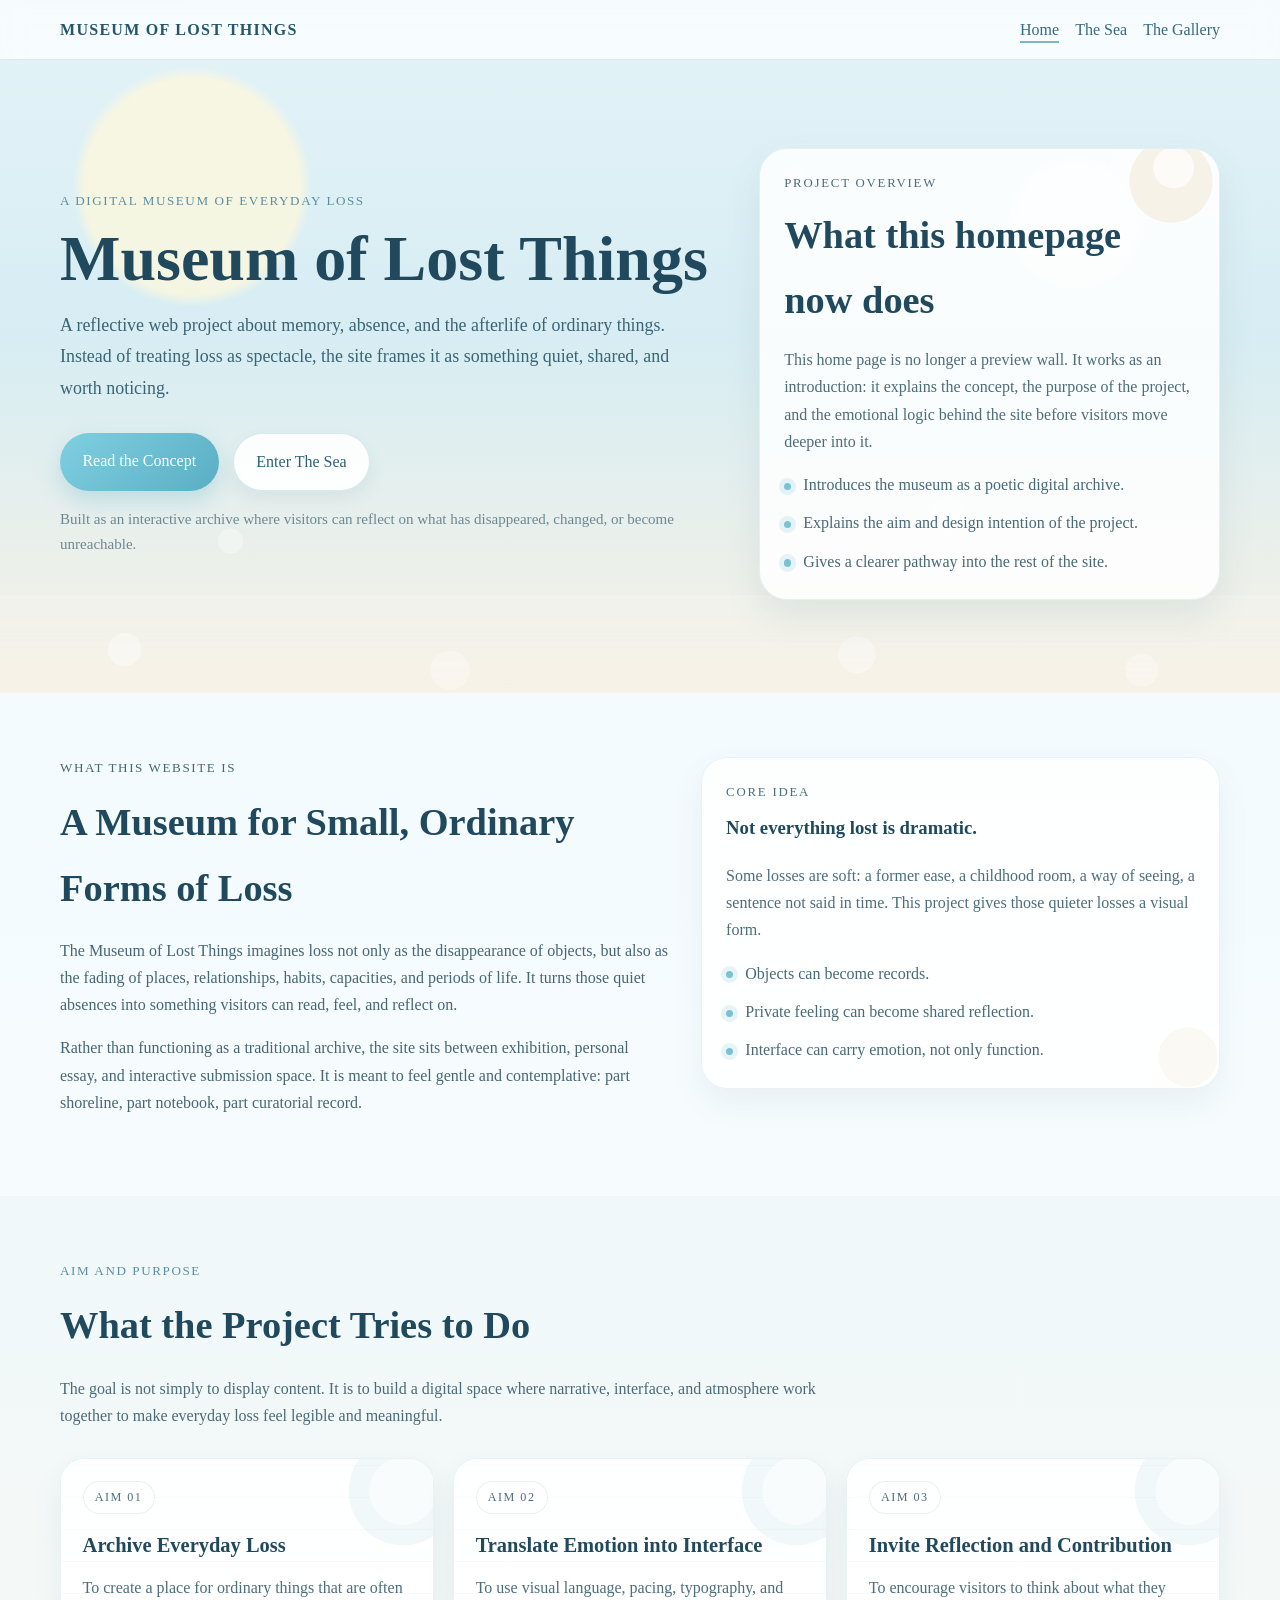
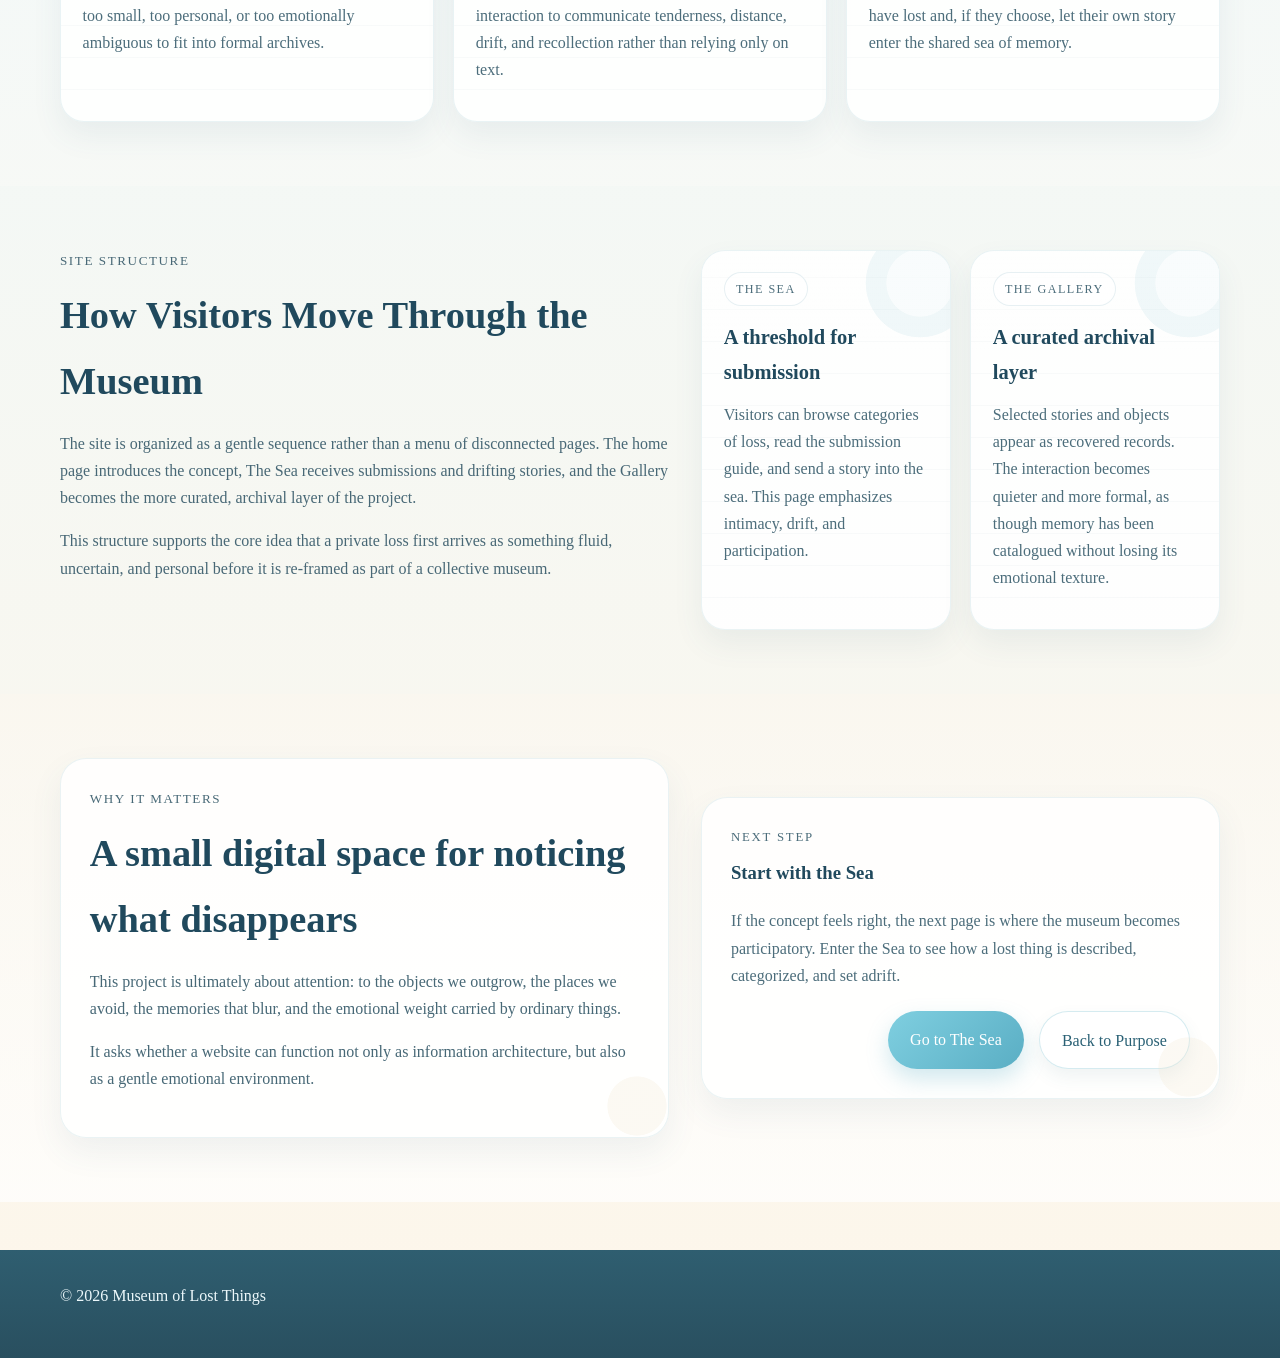
<file: index.html>
<!DOCTYPE html>
<html lang="en">
<head>
  <meta charset="UTF-8">
  <meta name="viewport" content="width=device-width, initial-scale=1.0">
  <title>Museum of Lost Things | Home</title>
  <link rel="stylesheet" href="css/style.css">
</head>
<body>

  <a href="#main-content" class="skip-link">Skip to Main Content</a>

  <header class="site-header">
    <nav class="main-nav" aria-label="Main Navigation">
      <div class="nav-container">
        <a href="index.html" class="site-logo" aria-label="Museum of Lost Things Home">
          MUSEUM OF LOST THINGS
        </a>

        <ul class="nav-links">
          <li><a href="index.html" aria-current="page">Home</a></li>
          <li><a href="sea.html">The Sea</a></li>
          <li><a href="gallery.html">The Gallery</a></li>
        </ul>
      </div>
    </nav>
  </header>

  <main id="main-content">

    <section class="home-hero">
      <div class="section-inner home-hero-inner">
        <div class="home-hero-copy">
          <p class="eyebrow">A Digital Museum of Everyday Loss</p>
          <h1>Museum of Lost Things</h1>
          <p class="home-hero-subtitle">
            A reflective web project about memory, absence, and the afterlife of ordinary things.
            Instead of treating loss as spectacle, the site frames it as something quiet, shared,
            and worth noticing.
          </p>

          <div class="home-hero-actions">
            <a href="#about-museum" class="primary-button">Read the Concept</a>
            <a href="sea.html" class="secondary-button">Enter The Sea</a>
          </div>

          <p class="home-hero-note">
            Built as an interactive archive where visitors can reflect on what has disappeared,
            changed, or become unreachable.
          </p>
        </div>

        <div class="home-overview-panel">
          <p class="home-panel-label">Project Overview</p>
          <h2>What this homepage now does</h2>
          <p>
            This home page is no longer a preview wall. It works as an introduction:
            it explains the concept, the purpose of the project, and the emotional logic
            behind the site before visitors move deeper into it.
          </p>

          <ul class="home-overview-list">
            <li>Introduces the museum as a poetic digital archive.</li>
            <li>Explains the aim and design intention of the project.</li>
            <li>Gives a clearer pathway into the rest of the site.</li>
          </ul>
        </div>
      </div>
    </section>

    <section class="home-intro-section" id="about-museum">
      <div class="section-inner home-intro-layout">
        <div class="concept-text">
          <p class="section-label">What This Website Is</p>
          <h2>A Museum for Small, Ordinary Forms of Loss</h2>
          <p>
            The Museum of Lost Things imagines loss not only as the disappearance of objects,
            but also as the fading of places, relationships, habits, capacities, and periods of life.
            It turns those quiet absences into something visitors can read, feel, and reflect on.
          </p>
          <p>
            Rather than functioning as a traditional archive, the site sits between exhibition,
            personal essay, and interactive submission space. It is meant to feel gentle and contemplative:
            part shoreline, part notebook, part curatorial record.
          </p>
        </div>

        <div class="home-intro-card">
          <p class="home-panel-label">Core Idea</p>
          <h3>Not everything lost is dramatic.</h3>
          <p>
            Some losses are soft: a former ease, a childhood room, a way of seeing,
            a sentence not said in time. This project gives those quieter losses a visual form.
          </p>

          <ul class="home-intro-list">
            <li>Objects can become records.</li>
            <li>Private feeling can become shared reflection.</li>
            <li>Interface can carry emotion, not only function.</li>
          </ul>
        </div>
      </div>
    </section>

    <section class="home-purpose-section" id="purpose">
      <div class="section-inner">
        <div class="home-section-intro">
          <p class="section-label">Aim and Purpose</p>
          <h2>What the Project Tries to Do</h2>
          <p>
            The goal is not simply to display content. It is to build a digital space where narrative,
            interface, and atmosphere work together to make everyday loss feel legible and meaningful.
          </p>
        </div>

        <div class="home-purpose-grid">
          <article class="home-purpose-card">
            <p class="home-card-tag">Aim 01</p>
            <h3>Archive Everyday Loss</h3>
            <p>
              To create a place for ordinary things that are often too small, too personal,
              or too emotionally ambiguous to fit into formal archives.
            </p>
          </article>

          <article class="home-purpose-card">
            <p class="home-card-tag">Aim 02</p>
            <h3>Translate Emotion into Interface</h3>
            <p>
              To use visual language, pacing, typography, and interaction to communicate tenderness,
              distance, drift, and recollection rather than relying only on text.
            </p>
          </article>

          <article class="home-purpose-card">
            <p class="home-card-tag">Aim 03</p>
            <h3>Invite Reflection and Contribution</h3>
            <p>
              To encourage visitors to think about what they have lost and, if they choose,
              let their own story enter the shared sea of memory.
            </p>
          </article>
        </div>
      </div>
    </section>

    <section class="home-path-section">
      <div class="section-inner home-path-layout">
        <div class="home-path-copy">
          <p class="section-label">Site Structure</p>
          <h2>How Visitors Move Through the Museum</h2>
          <p>
            The site is organized as a gentle sequence rather than a menu of disconnected pages.
            The home page introduces the concept, The Sea receives submissions and drifting stories,
            and the Gallery becomes the more curated, archival layer of the project.
          </p>
          <p>
            This structure supports the core idea that a private loss first arrives as something fluid,
            uncertain, and personal before it is re-framed as part of a collective museum.
          </p>
        </div>

        <div class="home-site-grid">
          <article class="home-site-card">
            <p class="home-card-tag">The Sea</p>
            <h3>A threshold for submission</h3>
            <p>
              Visitors can browse categories of loss, read the submission guide, and send a story into the sea.
              This page emphasizes intimacy, drift, and participation.
            </p>
          </article>

          <article class="home-site-card">
            <p class="home-card-tag">The Gallery</p>
            <h3>A curated archival layer</h3>
            <p>
              Selected stories and objects appear as recovered records. The interaction becomes quieter and more
              formal, as though memory has been catalogued without losing its emotional texture.
            </p>
          </article>
        </div>
      </div>
    </section>

    <section class="home-cta-section">
      <div class="section-inner home-cta-layout">
        <div class="home-cta-copy home-cta-card">
          <p class="section-label">Why It Matters</p>
          <h2>A small digital space for noticing what disappears</h2>
          <p>
            This project is ultimately about attention: to the objects we outgrow, the places we avoid,
            the memories that blur, and the emotional weight carried by ordinary things.
          </p>
          <p>
            It asks whether a website can function not only as information architecture, but also as a
            gentle emotional environment.
          </p>
        </div>

        <div class="home-cta-card">
          <p class="home-panel-label">Next Step</p>
          <h3>Start with the Sea</h3>
          <p>
            If the concept feels right, the next page is where the museum becomes participatory.
            Enter the Sea to see how a lost thing is described, categorized, and set adrift.
          </p>

          <div class="home-cta-actions">
            <a href="sea.html" class="primary-button">Go to The Sea</a>
            <a href="#about-museum" class="secondary-button">Back to Purpose</a>
          </div>
        </div>
      </div>
    </section>

  </main>

<footer class="site-footer tide-footer">
    <div class="footer-inner tide-footer-inner">
        <p class="footer-copy">
            &copy; <span id="footer-year"></span> Museum of Lost Things
        </p>
    </div>
</footer>

<script>
document.addEventListener('DOMContentLoaded', function () {
    const footerYear = document.getElementById('footer-year');
    if (footerYear) {
        footerYear.textContent = new Date().getFullYear();
    }
});
</script>

</body>
</html>
</file>
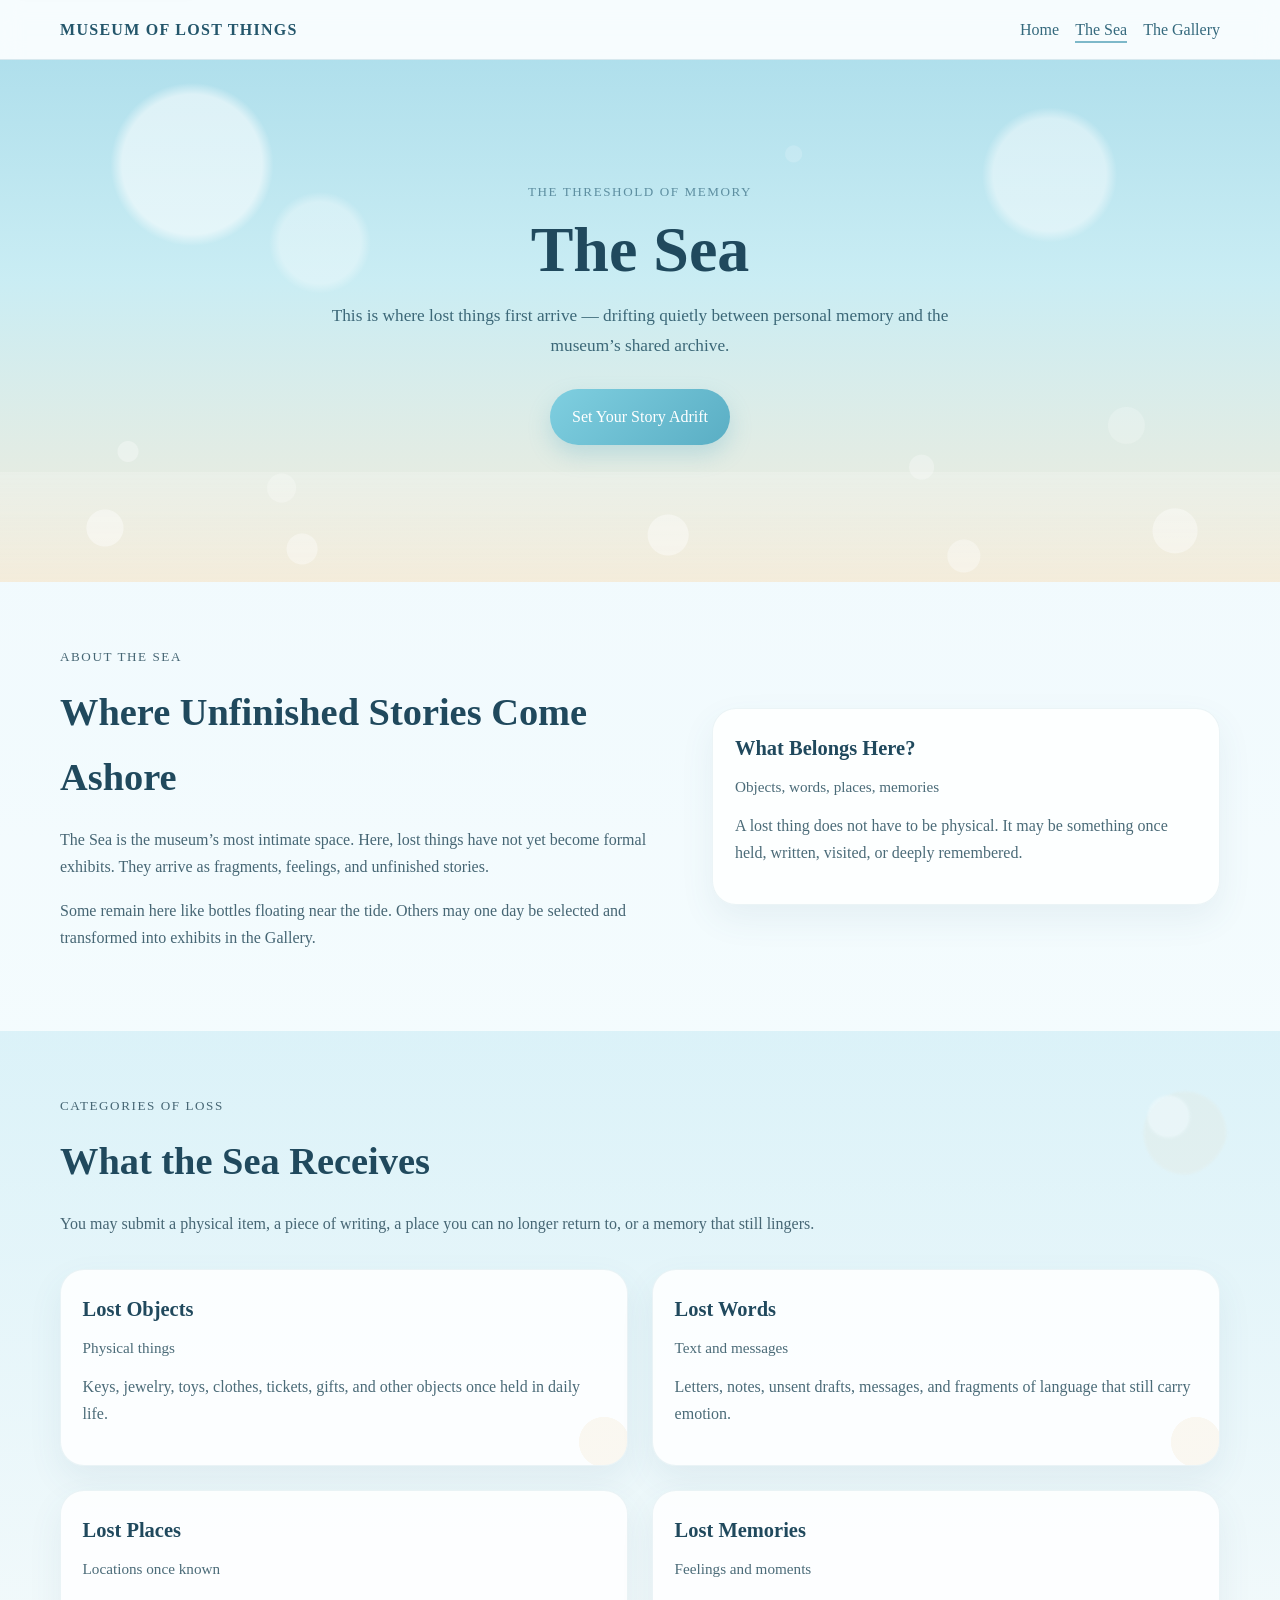
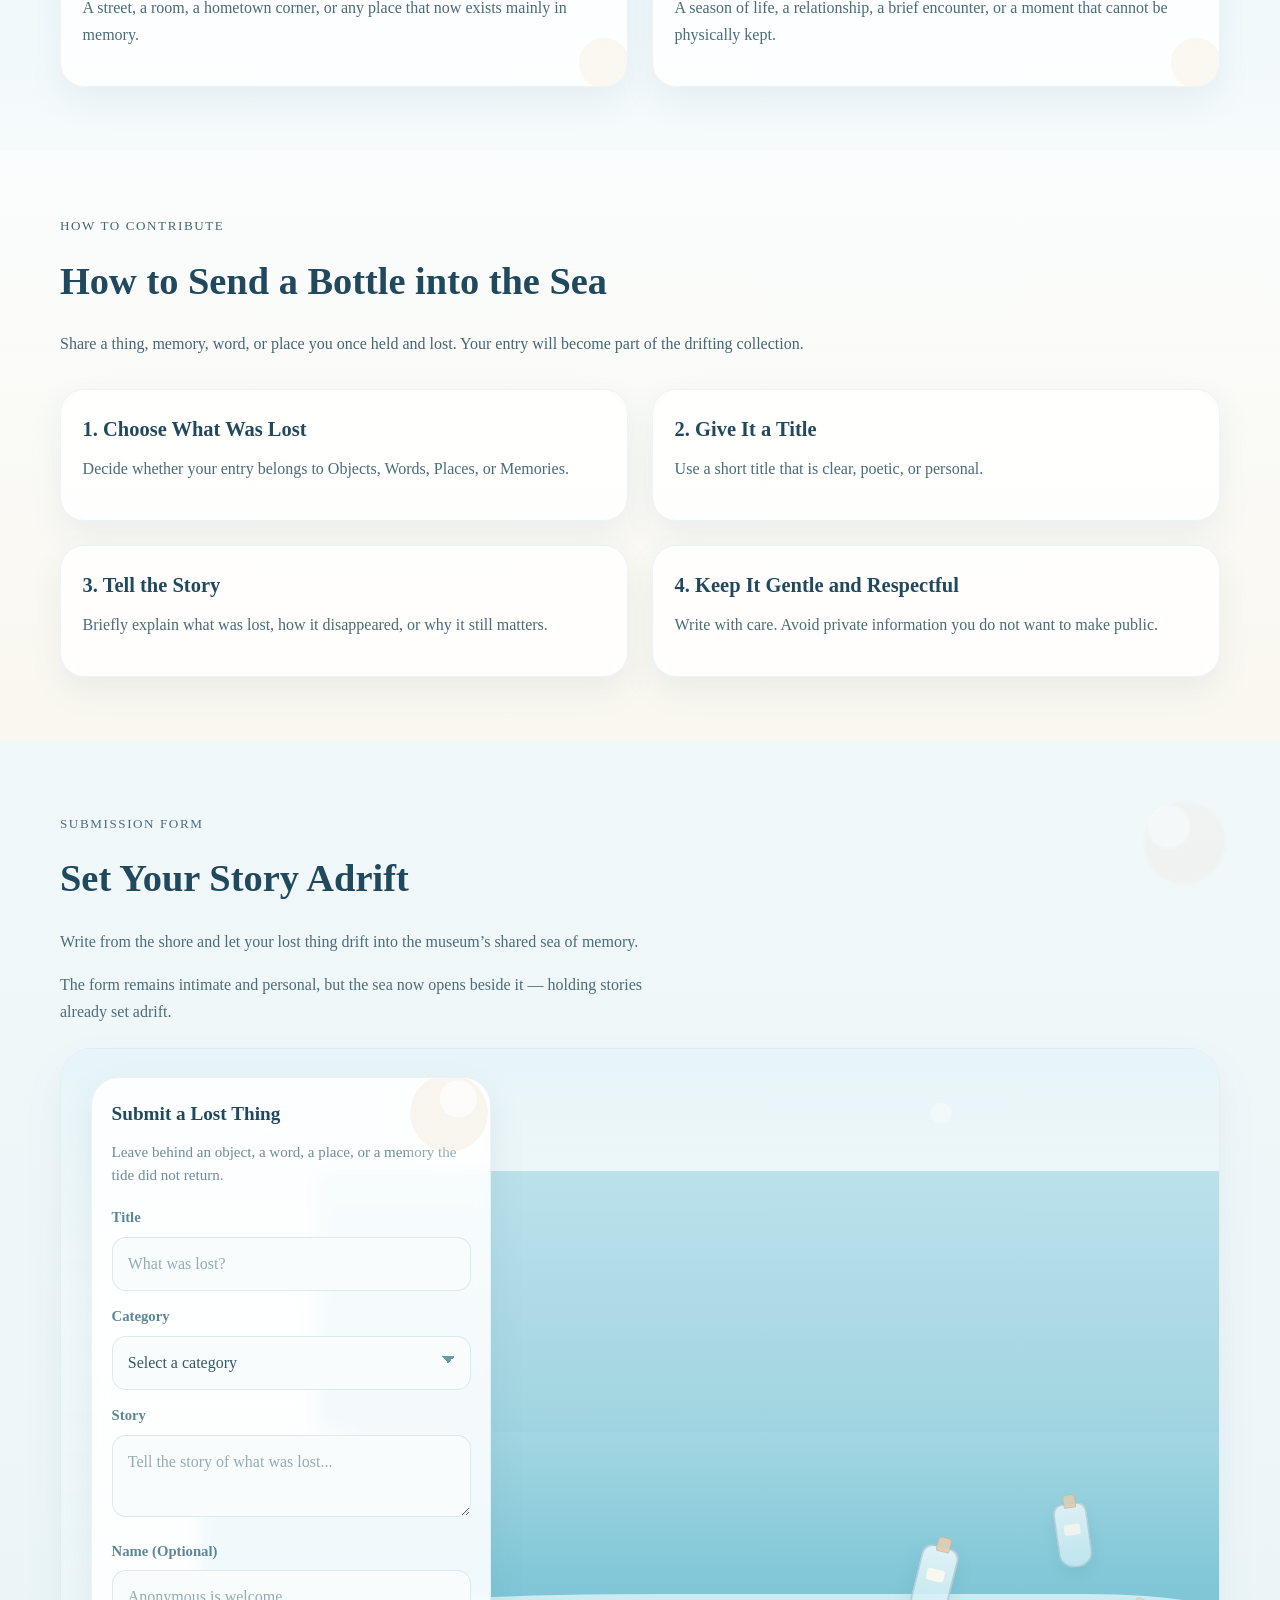
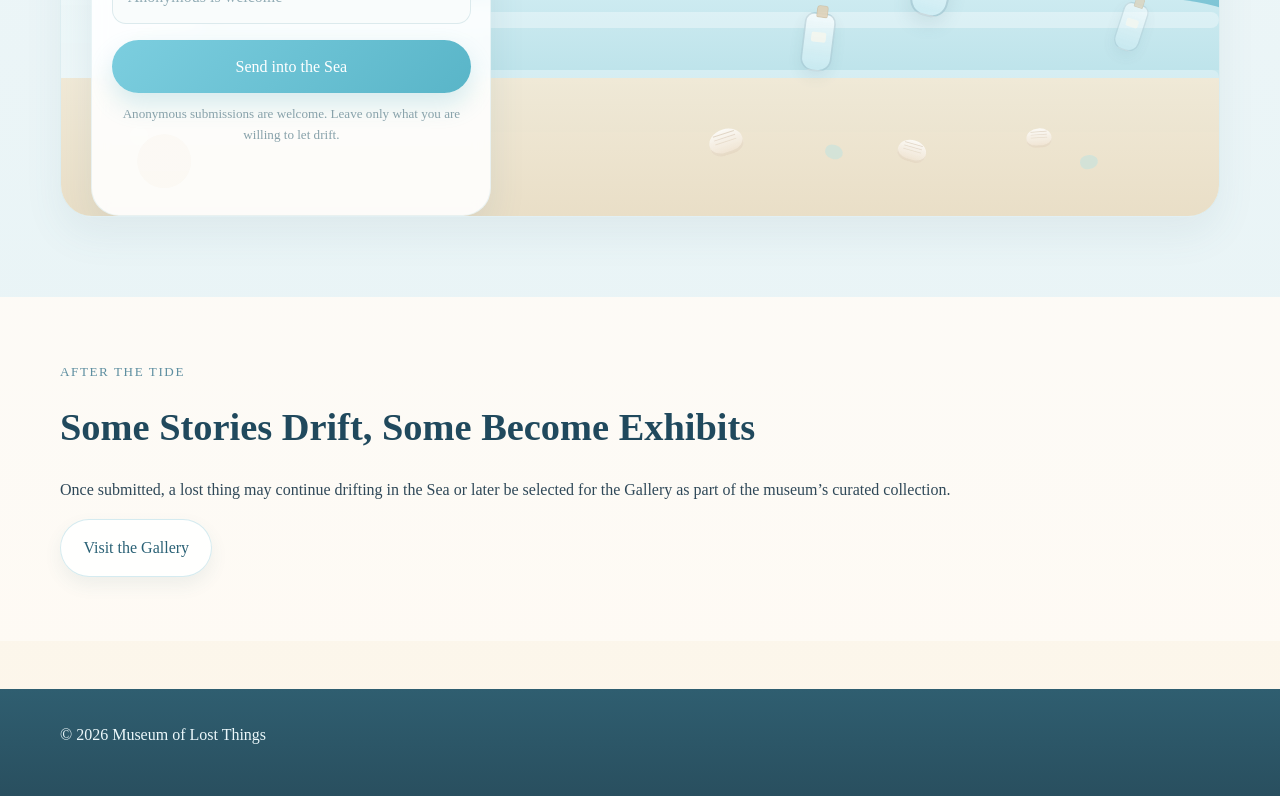
<file: sea.html>
<!DOCTYPE html>
<html lang="en">

<head>
    <meta charset="UTF-8">
    <meta name="viewport" content="width=device-width, initial-scale=1.0">
    <title>The Sea | Museum of Lost Things</title>
    <link rel="stylesheet" href="css/style.css">
</head>

<body>

    <a href="#main-content" class="skip-link">Skip to Main Content</a>

    <header class="site-header">
        <nav class="main-nav" aria-label="Main Navigation">
            <div class="nav-container">
                <a href="index.html" class="site-logo" aria-label="Museum of Lost Things Home">
                    MUSEUM OF LOST THINGS
                </a>

                <ul class="nav-links">
                    <li><a href="index.html">Home</a></li>
                    <li><a href="sea.html" aria-current="page">The Sea</a></li>
                    <li><a href="gallery.html">The Gallery</a></li>
                </ul>
            </div>
        </nav>
    </header>

    <main id="main-content">

        <!-- Hero -->
        <section class="hero-section sea-hero">
            <div class="hero-overlay">
                <div class="hero-content">
                    <p class="eyebrow">The Threshold of Memory</p>
                    <h1>The Sea</h1>
                    <p class="hero-intro">
                        This is where lost things first arrive — drifting quietly between
                        personal memory and the museum’s shared archive.
                    </p>
                    <a href="#submit-story" class="primary-button">Set Your Story Adrift</a>
                </div>
            </div>
        </section>

        <!-- About -->
        <section class="concept-section" id="sea-about">
            <div class="section-inner concept-layout">
                <div class="concept-text">
                    <p class="section-label">About the Sea</p>
                    <h2>Where Unfinished Stories Come Ashore</h2>
                    <p>
                        The Sea is the museum’s most intimate space. Here, lost things have
                        not yet become formal exhibits. They arrive as fragments, feelings,
                        and unfinished stories.
                    </p>
                    <p>
                        Some remain here like bottles floating near the tide. Others may one
                        day be selected and transformed into exhibits in the Gallery.
                    </p>
                </div>

                <article class="exhibit-card concept-card">
        
                    <div class="card-content">
                        <h3>What Belongs Here?</h3>
                        <p class="card-category">Objects, words, places, memories</p>
                        <p>
                            A lost thing does not have to be physical. It may be something once
                            held, written, visited, or deeply remembered.
                        </p>
                    </div>
                </article>
            </div>
        </section>

        <!-- Categories of Loss -->
        <section class="sea-preview-section" id="categories-of-loss">
            <div class="section-inner">
                <div class="gallery-preview-header">
                    <p class="section-label">Categories of Loss</p>
                    <h2>What the Sea Receives</h2>
                    <p>
                        You may submit a physical item, a piece of writing, a place you can no
                        longer return to, or a memory that still lingers.
                    </p>
                </div>

                <div class="gallery-preview-grid">
                    <article class="exhibit-card">
                        <div class="card-content">
                            <h3>Lost Objects</h3>
                            <p class="card-category">Physical things</p>
                            <p>
                                Keys, jewelry, toys, clothes, tickets, gifts, and other objects once held in daily life.
                            </p>
                        </div>
                    </article>

                    <article class="exhibit-card">
                        <div class="card-content">
                            <h3>Lost Words</h3>
                            <p class="card-category">Text and messages</p>
                            <p>
                                Letters, notes, unsent drafts, messages, and fragments of language that still carry
                                emotion.
                            </p>
                        </div>
                    </article>

                    <article class="exhibit-card">
                        <div class="card-content">
                            <h3>Lost Places</h3>
                            <p class="card-category">Locations once known</p>
                            <p>
                                A street, a room, a hometown corner, or any place that now exists mainly in memory.
                            </p>
                        </div>
                    </article>

                    <article class="exhibit-card">
                        <div class="card-content">
                            <h3>Lost Memories</h3>
                            <p class="card-category">Feelings and moments</p>
                            <p>
                                A season of life, a relationship, a brief encounter, or a moment that cannot be
                                physically kept.
                            </p>
                        </div>
                    </article>
                </div>
            </div>
        </section>

        <!-- How to Contribute -->
        <section class="gallery-preview-section" id="contribute-guide">
            <div class="section-inner">
                <div class="gallery-preview-header">
                    <p class="section-label">How to Contribute</p>
                    <h2>How to Send a Bottle into the Sea</h2>
                    <p>
                        Share a thing, memory, word, or place you once held and lost.
                        Your entry will become part of the drifting collection.
                    </p>
                </div>

                <div class="gallery-preview-grid">
                    <article class="exhibit-card">
                        <div class="card-content">
                            <h3>1. Choose What Was Lost</h3>
                            <p>
                                Decide whether your entry belongs to Objects, Words, Places, or Memories.
                            </p>
                        </div>
                    </article>

                    <article class="exhibit-card">
                        <div class="card-content">
                            <h3>2. Give It a Title</h3>
                            <p>
                                Use a short title that is clear, poetic, or personal.
                            </p>
                        </div>
                    </article>

                    <article class="exhibit-card">
                        <div class="card-content">
                            <h3>3. Tell the Story</h3>
                            <p>
                                Briefly explain what was lost, how it disappeared, or why it still matters.
                            </p>
                        </div>
                    </article>

                    <article class="exhibit-card">
                        <div class="card-content">
                            <h3>4. Keep It Gentle and Respectful</h3>
                            <p>
                                Write with care. Avoid private information you do not want to make public.
                            </p>
                        </div>
                    </article>
                </div>
            </div>
        </section>

        <!-- Submission Form / Shoreline Scene -->
        <section class="shoreline-scene-section" id="submit-story">
            <div class="section-inner shoreline-scene-wrap">

                <div class="shoreline-copy">
                    <p class="section-label">Submission Form</p>
                    <h2>Set Your Story Adrift</h2>
                    <p>
                        Write from the shore and let your lost thing drift into the museum’s shared sea of memory.
                    </p>
                    <p>
                        The form remains intimate and personal, but the sea now opens beside it — holding stories
                        already set adrift.
                    </p>
                </div>

                <div class="shoreline-stage">

                    <div class="form-preview-card shoreline-form-panel" id="bottle-card">
                        <form id="lost-form" action="https://formspree.io/f/xreoddko" method="POST">
                            <div class="form-preview-header">
                                <h3>Submit a Lost Thing</h3>
                                <p class="form-intro">
                                    Leave behind an object, a word, a place, or a memory the tide did not return.
                                </p>
                            </div>

                            <div class="form-field-preview">
                                <label for="lost-title" class="field-label">Title</label>
                                <input type="text" id="lost-title" name="lost-title" class="field-box"
                                    placeholder="What was lost?" required>
                            </div>

                            <div class="form-field-preview">
                                <label for="lost-category" class="field-label">Category</label>
                                <select id="lost-category" name="lost-category" class="field-box" required>
                                    <option value="">Select a category</option>
                                    <option value="objects">Lost Objects</option>
                                    <option value="words">Lost Words</option>
                                    <option value="places">Lost Places</option>
                                    <option value="memories">Lost Memories</option>
                                </select>
                            </div>

                            <div class="form-field-preview">
                                <label for="lost-story" class="field-label">Story</label>
                                <textarea id="lost-story" name="lost-story" class="field-box textarea-box" rows="2"
                                    placeholder="Tell the story of what was lost..." required></textarea>
                            </div>

                            <div class="form-field-preview">
                                <label for="submitter-name" class="field-label">Name (Optional)</label>
                                <input type="text" id="submitter-name" name="submitter-name" class="field-box"
                                    placeholder="Anonymous is welcome">
                            </div>

                            <div class="form-field-preview">
                                <button type="submit" class="primary-button" id="submit-button">
                                    Send into the Sea
                                </button>
                            </div>

                            <p class="form-note">
                                Anonymous submissions are welcome. Leave only what you are willing to let drift.
                            </p>

                            <p id="form-status" class="form-status" aria-live="polite"></p>
                        </form>
                    </div>

                    <div class="shoreline-world" aria-hidden="true">
                        <div class="sea-mist"></div>
                        <div class="open-sea"></div>
                        <div class="mid-sea"></div>
                        <div class="shallow-water"></div>
                        <div class="foam-band foam-band-1"></div>
                        <div class="foam-band foam-band-2"></div>
                        <div class="shore-sand"></div>

                        <div class="floating-bottle bottle-a"></div>
                        <div class="floating-bottle bottle-b"></div>
                        <div class="floating-bottle bottle-c"></div>
                        <div class="floating-bottle bottle-d"></div>


                        <div class="launch-bottle"></div>
                        <div class="sea-ripple ripple-1"></div>
                        <div class="sea-ripple ripple-2"></div>


                        <div class="shell shell-1"></div>
                        <div class="shell shell-2"></div>
                        <div class="shell shell-3"></div>

                        <div class="sea-glass sea-glass-1"></div>
                        <div class="sea-glass sea-glass-2"></div>
                    </div>



                    <div class="bottle-detail-panel" id="bottle-detail-panel" hidden>
                        <button type="button" class="detail-close" id="detail-close" aria-label="Close bottle details">
                            ×
                        </button>

                        <p class="detail-label">Recovered from the Sea</p>
                        <h3 id="detail-title">Untitled</h3>
                        <p class="detail-meta" id="detail-meta">Lost Objects</p>
                        <p class="detail-story" id="detail-story"></p>
                        <p class="detail-name" id="detail-name"></p>
                    </div>







                </div>
            </div>
        </section>

        <!-- Closing -->
        <section class="gallery-preview-section sea-closing-section">
            <div class="section-inner sea-closing-inner">
                <div class="sea-closing-card">
                    <div class="sea-closing-copy">
                        <p class="section-label">After the Tide</p>
                        <h2 class="sea-closing-title">
                            <span>Some Stories Drift,</span>
                            <span>Some Become Exhibits</span>
                        </h2>
                        <p class="sea-closing-text">
                            Once submitted, a lost thing may continue drifting in the Sea or later
                            be selected for the Gallery as part of the museum’s curated collection.
                        </p>
                    </div>

                    <div class="sea-closing-action">
                        <a href="gallery.html" class="secondary-button">Visit the Gallery</a>
                    </div>
                </div>
            </div>
        </section>

    </main>

<footer class="site-footer tide-footer">
    <div class="footer-inner tide-footer-inner">
        <p class="footer-copy">
            &copy; <span id="footer-year"></span> Museum of Lost Things
        </p>
    </div>
</footer>

<script>
document.addEventListener('DOMContentLoaded', function () {
    const footerYear = document.getElementById('footer-year');
    if (footerYear) {
        footerYear.textContent = new Date().getFullYear();
    }
});
</script>

   <script>
document.addEventListener('DOMContentLoaded', function () {
  const form = document.getElementById('lost-form');
  const bottleCard = document.getElementById('bottle-card');
  const submitButton = document.getElementById('submit-button');
  const statusMessage = document.getElementById('form-status');
  const shorelineStage = document.querySelector('.shoreline-stage');
  const shorelineWorld = document.querySelector('.shoreline-world');

  const detailPanel = document.getElementById('bottle-detail-panel');
  const detailClose = document.getElementById('detail-close');
  const detailTitle = document.getElementById('detail-title');
  const detailMeta = document.getElementById('detail-meta');
  const detailStory = document.getElementById('detail-story');
  const detailName = document.getElementById('detail-name');

  if (
    !form ||
    !bottleCard ||
    !submitButton ||
    !statusMessage ||
    !shorelineStage ||
    !shorelineWorld ||
    !detailPanel ||
    !detailClose ||
    !detailTitle ||
    !detailMeta ||
    !detailStory ||
    !detailName
  ) {
    console.error('Required elements not found.');
    return;
  }

  function openBottleDetail(data) {
    detailTitle.textContent = data.title || 'Untitled';
    detailMeta.textContent = data.category || 'Lost Thing';
    detailStory.textContent = data.story || '';
    detailName.textContent = data.name
      ? `Submitted by ${data.name}`
      : 'Submitted anonymously';

    detailPanel.hidden = false;
  }

  function closeBottleDetail() {
    detailPanel.hidden = true;
  }

  detailClose.addEventListener('click', closeBottleDetail);

  shorelineWorld.addEventListener('click', function (event) {
    const clickedBottle = event.target.closest('.submitted-bottle');
    if (!clickedBottle) {
      closeBottleDetail();
    }
  });

  detailPanel.addEventListener('click', function (event) {
    event.stopPropagation();
  });

  function addBottleToSea(data) {
    const bottle = document.createElement('div');
    bottle.className = 'floating-bottle submitted-bottle';
    bottle.setAttribute('role', 'button');
    bottle.setAttribute('tabindex', '0');
    bottle.setAttribute('aria-label', `Open submitted bottle: ${data.title || 'Untitled'}`);

    const rightOptions = ['14%', '18%', '22%', '26%', '30%'];
    const bottomOptions = ['17%', '19%', '21%', '23%', '25%'];
    const rotateOptions = ['-8deg', '-3deg', '6deg', '10deg', '14deg'];
    const scaleOptions = ['0.72', '0.78', '0.84', '0.90'];

    const right = rightOptions[Math.floor(Math.random() * rightOptions.length)];
    const bottom = bottomOptions[Math.floor(Math.random() * bottomOptions.length)];
    const rotate = rotateOptions[Math.floor(Math.random() * rotateOptions.length)];
    const scale = scaleOptions[Math.floor(Math.random() * scaleOptions.length)];

    bottle.style.right = right;
    bottle.style.bottom = bottom;
    bottle.style.setProperty('--bottle-rotate', rotate);
    bottle.style.setProperty('--bottle-scale', scale);

    bottle.addEventListener('click', function (event) {
      event.stopPropagation();
      openBottleDetail(data);
    });

    bottle.addEventListener('keydown', function (event) {
      if (event.key === 'Enter' || event.key === ' ') {
        event.preventDefault();
        openBottleDetail(data);
      }
    });

    shorelineWorld.appendChild(bottle);

    const submittedBottles = shorelineWorld.querySelectorAll('.submitted-bottle');
    if (submittedBottles.length > 6) {
      submittedBottles[0].remove();
    }
  }

  form.addEventListener('submit', async function (event) {
    event.preventDefault();

    const submittedData = {
      title: document.getElementById('lost-title').value.trim(),
      category: document.getElementById('lost-category').selectedOptions[0].textContent,
      story: document.getElementById('lost-story').value.trim(),
      name: document.getElementById('submitter-name').value.trim()
    };

    bottleCard.classList.remove('submit-success', 'submit-error');
    shorelineStage.classList.remove('is-throwing');
    void shorelineStage.offsetWidth;

    submitButton.disabled = true;
    submitButton.textContent = 'Casting Bottle...';
    statusMessage.textContent = '';

    shorelineStage.classList.add('is-throwing');

    try {
      const response = await fetch(form.action, {
        method: form.method,
        body: new FormData(form),
        headers: {
          Accept: 'application/json'
        }
      });

      await new Promise(resolve => setTimeout(resolve, 1850));

      if (response.ok) {
        shorelineStage.classList.remove('is-throwing');
        addBottleToSea(submittedData);
        openBottleDetail(submittedData);

        bottleCard.classList.add('submit-success');
        statusMessage.textContent = 'Your bottle has drifted into the Sea.';
        submitButton.textContent = 'Sent into the Sea';
        form.reset();

        setTimeout(() => {
          submitButton.disabled = false;
          submitButton.textContent = 'Send into the Sea';
        }, 1400);
      } else {
        throw new Error('Submission failed');
      }
    } catch (error) {
      shorelineStage.classList.remove('is-throwing');
      bottleCard.classList.add('submit-error');
      statusMessage.textContent = 'The sea was rough. Please try again.';
      submitButton.disabled = false;
      submitButton.textContent = 'Try Again';
    }
  });
});
</script>

</body>

</html>
</file>
<file: css/style.css>
/* ===== Base ===== */
* {
  box-sizing: border-box;
}

html {
  scroll-behavior: smooth;
}

body {
  margin: 0;
  font-family: "Georgia", "Times New Roman", serif;
  line-height: 1.7;
  color: #2f4858;
  background: linear-gradient(to bottom, #dff4fb 0%, #eef9fc 35%, #fdf6ea 100%);
}

img {
  width: 100%;
  display: block;
  border-radius: 16px;
}

a {
  color: inherit;
  text-decoration: none;
}

main {
  overflow: hidden;
}

/* ===== Skip Link ===== */
.skip-link {
  position: fixed;
  top: 1rem;
  left: 1rem;
  transform: translateY(-160%);
  background: #ffffff;
  color: #1f4f63;
  padding: 0.75rem 1rem;
  border-radius: 10px;
  z-index: 9999;
  box-shadow: 0 4px 14px rgba(0, 0, 0, 0.18);
  font-weight: 700;
}

.skip-link:focus,
.skip-link:focus-visible {
  transform: translateY(0);
  outline: 3px solid #5aaec4;
  outline-offset: 3px;
}

/* ===== Header ===== */
.site-header {
  position: sticky;
  top: 0;
  z-index: 100;
  background: rgba(255, 255, 255, 0.72);
  backdrop-filter: blur(10px);
  border-bottom: 1px solid rgba(120, 170, 190, 0.25);
}

.nav-container {
  max-width: 1200px;
  margin: 0 auto;
  padding: 1rem 1.25rem;
  display: flex;
  flex-direction: column;
  gap: 0.8rem;
}

.site-logo {
  font-size: 1rem;
  font-weight: bold;
  letter-spacing: 0.08em;
  color: #24566b;
}

.nav-links {
  list-style: none;
  padding: 0;
  margin: 0;
  display: flex;
  flex-wrap: wrap;
  gap: 1rem;
}

.nav-links a {
  color: #35697d;
  padding-bottom: 0.2rem;
  border-bottom: 2px solid transparent;
}

.nav-links a:hover,
.nav-links a:focus,
.nav-links a[aria-current="page"] {
  border-bottom-color: #7db8c9;
}

/* ===== Shared Section ===== */
.section-inner {
  max-width: 1200px;
  margin: 0 auto;
  padding: 4rem 1.25rem;
}

.section-label,
.eyebrow {
  text-transform: uppercase;
  letter-spacing: 0.12em;
  font-size: 0.82rem;
  color: #5d8ea0;
  margin-bottom: 0.7rem;
}

h1,
h2,
h3 {
  color: #20495d;
  margin-top: 0;
}

h1 {
  font-size: clamp(2.2rem, 5vw, 4.6rem);
  line-height: 1.1;
  margin-bottom: 1rem;
}

h2 {
  font-size: clamp(1.8rem, 3vw, 2.8rem);
  margin-bottom: 1rem;
}

p {
  margin-top: 0;
}

/* ===== Buttons ===== */
.primary-button,
.secondary-button {
  display: inline-block;
  padding: 0.9rem 1.4rem;
  border-radius: 999px;
  font-size: 1rem;
  transition: transform 0.2s ease, box-shadow 0.2s ease;
}

.primary-button {
  background: linear-gradient(135deg, #7fcfe0, #5aaec4);
  color: #ffffff;
  box-shadow: 0 10px 22px rgba(90, 174, 196, 0.28);
}

.secondary-button {
  background: rgba(255, 255, 255, 0.9);
  color: #2a6175;
  border: 1px solid rgba(90, 174, 196, 0.25);
  box-shadow: 0 8px 18px rgba(48, 97, 116, 0.08);
}

.primary-button:hover,
.secondary-button:hover,
.primary-button:focus,
.secondary-button:focus {
  transform: translateY(-2px);
}

button.primary-button {
  width: 100%;
  border: none;
  cursor: pointer;
  font: inherit;
  padding: 0.82rem 1.2rem;
  margin-top: 0.25rem;
  background: linear-gradient(135deg, #7ccedf, #59b5c8);
  color: #ffffff;
  box-shadow: 0 12px 24px rgba(88, 178, 198, 0.24);
}

button.primary-button:hover,
button.primary-button:focus {
  transform: translateY(-2px);
}

#submit-button[disabled] {
  cursor: wait;
  opacity: 0.92;
}

/* ===== Hero ===== */
.hero-section {
  min-height: 82vh;
  display: flex;
  align-items: center;
  position: relative;
  background:
    radial-gradient(circle at 20% 20%, rgba(255, 247, 201, 0.7), transparent 22%),
    linear-gradient(
      to bottom,
      rgba(164, 220, 235, 0.65),
      rgba(113, 189, 210, 0.55) 45%,
      rgba(250, 235, 205, 0.75) 100%
    );
}

.hero-section::after {
  content: "";
  position: absolute;
  inset: auto 0 0 0;
  height: 120px;
  background:
    radial-gradient(circle at 10% 40%, rgba(255,255,255,0.7) 0 18px, transparent 19px),
    radial-gradient(circle at 30% 60%, rgba(255,255,255,0.6) 0 18px, transparent 19px),
    radial-gradient(circle at 55% 50%, rgba(255,255,255,0.65) 0 18px, transparent 19px),
    radial-gradient(circle at 78% 58%, rgba(255,255,255,0.55) 0 18px, transparent 19px);
  opacity: 0.5;
}

.hero-overlay {
  width: 100%;
}

.hero-content {
  max-width: 760px;
  margin: 0 auto;
  padding: 6rem 1.25rem 7rem;
  text-align: center;
}

.hero-intro {
  max-width: 620px;
  margin: 0 auto 1.8rem;
  font-size: 1.08rem;
  color: #355f72;
}

/* ===== Sea Hero ===== */
.sea-hero {
  position: relative;
  min-height: 58vh;
  overflow: hidden;
  background:
    radial-gradient(circle at 15% 20%, rgba(255, 255, 255, 0.55) 0 6%, transparent 7%),
    radial-gradient(circle at 25% 35%, rgba(255, 255, 255, 0.35) 0 4%, transparent 5%),
    radial-gradient(circle at 82% 22%, rgba(255, 255, 255, 0.45) 0 5%, transparent 6%),
    linear-gradient(
      to bottom,
      rgba(173, 222, 235, 0.95) 0%,
      rgba(199, 236, 243, 0.9) 42%,
      rgba(244, 235, 216, 0.96) 100%
    );
}

.sea-hero::before {
  content: "";
  position: absolute;
  inset: 0;
  background:
    radial-gradient(circle at 10% 75%, rgba(255,255,255,0.35) 0 10px, transparent 11px),
    radial-gradient(circle at 22% 82%, rgba(255,255,255,0.28) 0 14px, transparent 15px),
    radial-gradient(circle at 72% 78%, rgba(255,255,255,0.3) 0 12px, transparent 13px),
    radial-gradient(circle at 88% 70%, rgba(255,255,255,0.22) 0 18px, transparent 19px),
    radial-gradient(circle at 62% 18%, rgba(255,255,255,0.18) 0 8px, transparent 9px);
  opacity: 0.9;
  pointer-events: none;
}

.sea-hero::after {
  content: "";
  position: absolute;
  left: -5%;
  right: -5%;
  bottom: -30px;
  height: 140px;
  background:
    radial-gradient(circle at 12% 40%, rgba(255,255,255,0.7) 0 18px, transparent 19px),
    radial-gradient(circle at 26% 55%, rgba(255,255,255,0.58) 0 15px, transparent 16px),
    radial-gradient(circle at 52% 45%, rgba(255,255,255,0.65) 0 20px, transparent 21px),
    radial-gradient(circle at 73% 60%, rgba(255,255,255,0.55) 0 16px, transparent 17px),
    radial-gradient(circle at 88% 42%, rgba(255,255,255,0.62) 0 22px, transparent 23px),
    linear-gradient(to bottom, rgba(255,255,255,0.32), rgba(255,255,255,0));
  opacity: 0.65;
  pointer-events: none;
}

.sea-hero .hero-content {
  position: relative;
  z-index: 2;
}

.sea-hero .hero-intro {
  max-width: 680px;
  color: #3c6878;
}

/* ===== Layout Blocks ===== */
.concept-layout,
.sea-layout {
  display: grid;
  gap: 2rem;
}

.concept-section,
.gallery-preview-section {
  background: rgba(255, 255, 255, 0.45);
}


.sea-preview-section {
  background: linear-gradient(to bottom, rgba(214, 240, 247, 0.75), rgba(247, 251, 252, 0.85));
}

/* ===== Cards ===== */
.exhibit-card,
.form-preview-card {
  background: rgba(255, 255, 255, 0.82);
  border: 1px solid rgba(117, 175, 192, 0.18);
  border-radius: 22px;
  overflow: hidden;
  box-shadow: 0 12px 30px rgba(58, 103, 124, 0.1);
}

.exhibit-card {
  border-radius: 24px;
  border: 1px solid rgba(120, 175, 190, 0.14);
  background: rgba(255, 255, 255, 0.84);
  box-shadow: 0 14px 34px rgba(67, 108, 124, 0.08);
  transition: transform 0.22s ease, box-shadow 0.22s ease;
}

.exhibit-card:hover,
.exhibit-card:focus-within {
  transform: translateY(-4px);
  box-shadow: 0 18px 38px rgba(67, 108, 124, 0.12);
}

.card-content {
  padding: 1.35rem;
}

.exhibit-card h3 {
  margin-bottom: 0.55rem;
  font-size: 1.28rem;
}

.exhibit-card p {
  color: #4b6b78;
}

.card-category {
  color: #7c9ba6;
  font-size: 0.95rem;
  margin-bottom: 0.75rem;
}

/* ===== Reusable Grid ===== */
.gallery-preview-grid {
  display: grid;
  grid-template-columns: 1fr;
  gap: 1.5rem;
  margin-top: 2rem;
}

.section-button-row {
  margin-top: 2rem;
  text-align: center;
}

/* ===== Sea Page Section Styling ===== */
#categories-of-loss,
#submit-story {
  position: relative;
}

#categories-of-loss::before,
#submit-story::before {
  content: "";
  position: absolute;
  width: 110px;
  height: 110px;
  right: 4%;
  top: 36px;
  background:
    radial-gradient(circle at 45% 45%, rgba(255,255,255,0.7) 0 24%, transparent 25%),
    radial-gradient(circle at 60% 60%, rgba(236, 214, 180, 0.26) 0 44%, transparent 45%);
  border-radius: 50%;
  opacity: 0.45;
  pointer-events: none;
  filter: blur(1px);
}

#contribute-guide {
  background: linear-gradient(to bottom, rgba(255,255,255,0.68), rgba(251,247,238,0.82));
}

#categories-of-loss .exhibit-card,
#contribute-guide .exhibit-card {
  position: relative;
  overflow: hidden;
}

#categories-of-loss .exhibit-card::after {
  content: "";
  position: absolute;
  width: 78px;
  height: 78px;
  right: -16px;
  bottom: -16px;
  border-radius: 50%;
  background: radial-gradient(circle, rgba(244, 230, 203, 0.55) 0 45%, transparent 46%);
  opacity: 0.5;
}

.sea-preview-section .gallery-preview-grid img {
  aspect-ratio: 4 / 3;
  object-fit: cover;
}

.sea-preview-section .gallery-preview-grid .exhibit-card img {
  border-bottom-left-radius: 0;
  border-bottom-right-radius: 0;
}

/* ===== Form ===== */
.form-preview-card {
  padding: 1.5rem;
  background: rgba(255, 255, 255, 0.86);
  border: 1px solid rgba(122, 178, 194, 0.16);
  border-radius: 26px;
  box-shadow: 0 18px 36px rgba(58, 102, 120, 0.1);
  position: relative;
  overflow: hidden;
}

.form-preview-card::before {
  content: "";
  position: absolute;
  width: 130px;
  height: 130px;
  top: -30px;
  right: -20px;
  border-radius: 50%;
  background:
    radial-gradient(circle at 62% 35%, rgba(255,255,255,0.72) 0 18%, transparent 19%),
    radial-gradient(circle at 50% 50%, rgba(240, 227, 203, 0.38) 0 44%, transparent 45%),
    radial-gradient(circle at 50% 50%, rgba(255,255,255,0.3) 0 68%, transparent 69%);
  opacity: 0.8;
  pointer-events: none;
}

.form-preview-card::after {
  content: "";
  position: absolute;
  left: 1.25rem;
  bottom: 1rem;
  width: 90px;
  height: 90px;
  background:
    radial-gradient(circle at 30% 30%, rgba(255,255,255,0.35) 0 10%, transparent 11%),
    radial-gradient(circle at 58% 58%, rgba(232, 214, 186, 0.18) 0 36%, transparent 37%);
  border-radius: 50%;
  opacity: 0.45;
  pointer-events: none;
}

.form-preview-header h3 {
  font-size: 1.2rem;
  margin-bottom: 0.65rem;
}

.form-intro {
  margin: 0 0 1rem;
  font-size: 0.94rem;
  line-height: 1.55;
  color: #6f8c98;
  max-width: 26rem;
}

.form-field-preview {
  margin-bottom: 0.72rem;
}

.field-label {
  display: inline-block;
  margin-bottom: 0.4rem;
  color: #5e8795;
  font-size: 0.92rem;
  font-weight: 600;
}

.field-box,
input.field-box,
select.field-box,
textarea.field-box {
  width: 100%;
  font: inherit;
  color: #355867;
  background: rgba(249, 252, 252, 0.96);
  border: 1px solid rgba(116, 168, 184, 0.22);
  border-radius: 14px;
  padding: 0.78rem 0.95rem;
  box-shadow: inset 0 1px 2px rgba(255,255,255,0.5);
}

input.field-box::placeholder,
textarea.field-box::placeholder {
  color: #93adb6;
}

input.field-box:focus,
select.field-box:focus,
textarea.field-box:focus {
  outline: 3px solid rgba(118, 196, 214, 0.26);
  border-color: #7fc8da;
  background: #ffffff;
}

textarea.field-box,
.textarea-box {
  min-height: 82px;
  resize: vertical;
}

select.field-box {
  appearance: none;
  background-image:
    linear-gradient(45deg, transparent 50%, #6e98a7 50%),
    linear-gradient(135deg, #6e98a7 50%, transparent 50%);
  background-position:
    calc(100% - 22px) calc(1.2rem),
    calc(100% - 15px) calc(1.2rem);
  background-size: 7px 7px, 7px 7px;
  background-repeat: no-repeat;
  padding-right: 3rem;
}

.form-note {
  margin: 0.7rem 0 0;
  font-size: 0.82rem;
  line-height: 1.55;
  color: #87a1aa;
  text-align: center;
}

.form-status {
  min-height: 1.5rem;
  margin-top: 0.75rem;
  text-align: center;
  color: #4b6d7c;
  font-size: 0.92rem;
}

.form-preview-card.submit-success .form-status {
  color: #3e7280;
}

.form-preview-card.submit-error .form-status {
  color: #9a5d5d;
}

/* ===== Typography Tune ===== */
.gallery-preview-header,
.concept-text,
.sea-preview-text {
  max-width: 760px;
}

.gallery-preview-header p,
.concept-text p,
.sea-preview-text p {
  color: #466674;
}

/* ===== Shoreline Scene ===== */
.shoreline-scene-section {
  position: relative;
  overflow: hidden;
  background: linear-gradient(to bottom, rgba(241, 248, 250, 0.94) 0%, rgba(232, 244, 247, 0.92) 100%);
}

.shoreline-scene-wrap {
  padding-top: 4.5rem;
  padding-bottom: 5rem;
}

.shoreline-copy {
  max-width: 620px;
  margin-bottom: 1.4rem;
}

.shoreline-copy p {
  color: #4d6c79;
}

.shoreline-stage {
  position: relative;
  min-height: 760px;
  border-radius: 32px;
  overflow: hidden;
  background: linear-gradient(to bottom, rgba(244, 250, 251, 0.8) 0%, rgba(235, 246, 248, 0.88) 100%);
  border: 1px solid rgba(137, 186, 199, 0.16);
  box-shadow: 0 18px 38px rgba(73, 110, 125, 0.08);
}

.shoreline-form-panel {
  position: relative;
  z-index: 3;
  width: calc(100% - 2.4rem);
  max-width: 400px;
  margin: 1.2rem;
  padding: 1.2rem;
  border-radius: 28px;
  background: rgba(255, 255, 255, 0.88);
  backdrop-filter: blur(8px);
  border: 1px solid rgba(128, 183, 197, 0.16);
  box-shadow: 0 16px 36px rgba(73, 112, 128, 0.1);
}

.shoreline-form-panel::before {
  content: "";
  position: absolute;
  top: -24px;
  right: -18px;
  width: 118px;
  height: 118px;
  border-radius: 50%;
  background:
    radial-gradient(circle at 58% 38%, rgba(255,255,255,0.72) 0 18%, transparent 19%),
    radial-gradient(circle at 50% 50%, rgba(240, 229, 210, 0.45) 0 46%, transparent 47%),
    radial-gradient(circle at 50% 50%, rgba(255,255,255,0.28) 0 70%, transparent 71%);
  opacity: 0.82;
  pointer-events: none;
}

.shoreline-world {
  position: absolute;
  inset: 0;
  z-index: 1;
}

.sea-mist {
  position: absolute;
  inset: 0 0 auto 0;
  height: 35%;
  background:
    radial-gradient(circle at 18% 30%, rgba(255,255,255,0.55) 0 8px, transparent 9px),
    radial-gradient(circle at 76% 24%, rgba(255,255,255,0.35) 0 10px, transparent 11px),
    linear-gradient(to bottom, rgba(230, 244, 247, 0.9), rgba(230, 244, 247, 0));
}

.open-sea {
  position: absolute;
  left: 0;
  right: 0;
  top: 54%;
  height: 18%;
  background: linear-gradient(to bottom, rgba(183, 223, 234, 0.92), rgba(152, 208, 222, 0.9));
  border-top-left-radius: 44% 40%;
}

.mid-sea {
  position: absolute;
  left: 0;
  right: 0;
  bottom: 18%;
  height: 18%;
  background: linear-gradient(to bottom, rgba(162, 214, 226, 0.92), rgba(124, 197, 214, 0.95) 65%, rgba(111, 187, 206, 0.95));
  border-top-left-radius: 44% 40%;
  border-top-right-radius: 22% 22%;
}

.shallow-water {
  position: absolute;
  left: 0;
  right: 0;
  bottom: 11%;
  height: 12%;
  background: linear-gradient(to bottom, rgba(212, 238, 243, 0.92), rgba(184, 225, 232, 0.92));
  border-top-left-radius: 44% 40%;
  border-top-right-radius: 22% 22%;
}

.foam-band {
  position: absolute;
  left: 0;
  right: 0;
  border-radius: 999px;
  background: rgba(255, 255, 255, 0.42);
}

.foam-band-1 {
  bottom: 21%;
  height: 16px;
  opacity: 0.82;
}

.foam-band-2 {
  bottom: 15%;
  height: 14px;
  opacity: 0.62;
}

.shore-sand {
  position: absolute;
  inset: auto 0 0 0;
  height: 13%;
  background: linear-gradient(to bottom, rgba(241, 233, 214, 0.96), rgba(233, 222, 198, 0.98));
}

/* ===== Floating Bottles ===== */
.floating-bottle {
  position: absolute;
  width: 38px;
  height: 72px;
  border-radius: 12px 12px 16px 16px;
  background: linear-gradient(to bottom, rgba(255,255,255,0.74), rgba(204, 236, 243, 0.86));
  border: 2px solid rgba(82, 129, 146, 0.28);
  box-shadow: 0 8px 18px rgba(75, 118, 134, 0.12);
}

.floating-bottle::before {
  content: "";
  position: absolute;
  top: -11px;
  left: 11px;
  width: 12px;
  height: 13px;
  border-radius: 4px 4px 2px 2px;
  background: rgba(223, 205, 176, 0.92);
  border: 1px solid rgba(155, 129, 92, 0.22);
}

.floating-bottle::after {
  content: "";
  position: absolute;
  left: 8px;
  top: 22px;
  width: 18px;
  height: 12px;
  border-radius: 3px;
  background: rgba(255, 250, 238, 0.82);
}

.bottle-a {
  right: 18%;
  bottom: 23%;
  transform: rotate(14deg);
}

.bottle-b {
  right: 6%;
  bottom: 28%;
  transform: scale(0.9) rotate(-8deg);
  opacity: 0.92;
}

.bottle-c {
  right: 34%;
  bottom: 17.5%;
  transform: scale(0.82) rotate(7deg);
  opacity: 0.86;
}

.bottle-d {
  display: none;
}

/* ===== Newly submitted bottles that stay in the sea ===== */
.floating-bottle.submitted-bottle {
  z-index: 2;
  opacity: 0;
  animation:
    bottleAppear 0.9s ease forwards,
    bottleBob 4.2s ease-in-out infinite 0.9s;
}

@keyframes bottleAppear {
  0% {
    opacity: 0;
    transform: translateY(12px) scale(0.82) rotate(8deg);
  }
  100% {
    opacity: 0.92;
    transform:
      translateY(0)
      scale(var(--bottle-scale, 0.88))
      rotate(var(--bottle-rotate, 10deg));
  }
}

@keyframes bottleBob {
  0% {
    transform:
      translateY(0)
      scale(var(--bottle-scale, 0.88))
      rotate(var(--bottle-rotate, 10deg));
  }
  25% {
    transform:
      translateY(-6px)
      scale(var(--bottle-scale, 0.88))
      rotate(calc(var(--bottle-rotate, 10deg) - 2deg));
  }
  50% {
    transform:
      translateY(-2px)
      scale(var(--bottle-scale, 0.88))
      rotate(var(--bottle-rotate, 10deg));
  }
  75% {
    transform:
      translateY(5px)
      scale(var(--bottle-scale, 0.88))
      rotate(calc(var(--bottle-rotate, 10deg) + 2deg));
  }
  100% {
    transform:
      translateY(0)
      scale(var(--bottle-scale, 0.88))
      rotate(var(--bottle-rotate, 10deg));
  }
}

/* ===== Thrown bottle animation for shoreline scene ===== */

.launch-bottle {
  position: absolute;
  left: 320px;
  top: 170px;
  width: 34px;
  height: 64px;
  border-radius: 12px 12px 16px 16px;
  background: linear-gradient(to bottom, rgba(255,255,255,0.78), rgba(204, 236, 243, 0.88));
  border: 2px solid rgba(82, 129, 146, 0.30);
  box-shadow: 0 8px 18px rgba(75, 118, 134, 0.12);
  opacity: 0;
  z-index: 4;
  pointer-events: none;
}

.launch-bottle::before {
  content: "";
  position: absolute;
  top: -10px;
  left: 10px;
  width: 12px;
  height: 12px;
  border-radius: 4px 4px 2px 2px;
  background: rgba(223, 205, 176, 0.92);
  border: 1px solid rgba(155, 129, 92, 0.22);
}

.launch-bottle::after {
  content: "";
  position: absolute;
  left: 8px;
  top: 20px;
  width: 16px;
  height: 11px;
  border-radius: 3px;
  background: rgba(255, 250, 238, 0.82);
}

.sea-ripple {
  position: absolute;
  width: 18px;
  height: 18px;
  border: 2px solid rgba(255, 255, 255, 0.78);
  border-radius: 50%;
  opacity: 0;
  z-index: 3;
  pointer-events: none;
}

.ripple-1 {
  right: 19%;
  bottom: 24%;
}

.ripple-2 {
  right: 18%;
  bottom: 23%;
}

/* trigger from JS */
.shoreline-stage.is-throwing .launch-bottle {
  animation: shorelineBottleThrow 1.8s ease-in-out forwards;
}

.shoreline-stage.is-throwing .ripple-1 {
  animation: shorelineRipple 0.9s ease-out 1.2s forwards;
}

.shoreline-stage.is-throwing .ripple-2 {
  animation: shorelineRipple 1s ease-out 1.32s forwards;
}

@keyframes shorelineBottleThrow {
  0% {
    opacity: 0;
    transform: translate(0, 10px) rotate(-26deg) scale(1);
  }
  10% {
    opacity: 1;
  }
  35% {
    transform: translate(120px, -30px) rotate(-10deg) scale(0.98);
  }
  65% {
    transform: translate(260px, 10px) rotate(8deg) scale(0.94);
  }
  85% {
    opacity: 1;
    transform: translate(360px, 90px) rotate(18deg) scale(0.9);
  }
  100% {
    opacity: 0;
    transform: translate(380px, 100px) rotate(22deg) scale(0.88);
  }
}

@keyframes shorelineRipple {
  0% {
    opacity: 0.9;
    transform: scale(0.4);
  }
  100% {
    opacity: 0;
    transform: scale(5.2);
  }
}

/* ===== Clickable submitted bottle detail ===== */

.floating-bottle.submitted-bottle {
  cursor: pointer;
}

.bottle-detail-panel {
  position: absolute;
  right: 1rem;
  top: 1rem;
  z-index: 6;
  width: min(92%, 340px);
  padding: 1rem 1rem 1.1rem;
  border-radius: 22px;
  background: rgba(255, 255, 255, 0.9);
  backdrop-filter: blur(10px);
  border: 1px solid rgba(122, 178, 194, 0.2);
  box-shadow: 0 18px 36px rgba(73, 110, 125, 0.14);
}

.bottle-detail-panel[hidden] {
  display: none;
}

.detail-close {
  position: absolute;
  top: 0.55rem;
  right: 0.7rem;
  border: none;
  background: transparent;
  font-size: 1.25rem;
  line-height: 1;
  cursor: pointer;
  color: #5a7a88;
}

.detail-label {
  margin-bottom: 0.35rem;
  font-size: 0.78rem;
  text-transform: uppercase;
  letter-spacing: 0.12em;
  color: #7a9ca8;
}

#detail-title {
  margin-bottom: 0.35rem;
  font-size: 1.15rem;
}

.detail-meta {
  margin-bottom: 0.7rem;
  color: #6a8b97;
  font-size: 0.92rem;
}

.detail-story {
  margin-bottom: 0.7rem;
  color: #466674;
  line-height: 1.65;
}

.detail-name {
  color: #87a1aa;
  font-size: 0.9rem;
}

@media (min-width: 768px) {
  .bottle-detail-panel {
    right: 1.4rem;
    top: 1.4rem;
  }
}



/* ===== Shells and Sea Glass ===== */
.shell,
.sea-glass {
  position: absolute;
  z-index: 2;
}

.shell {
  width: 34px;
  height: 26px;
  border-radius: 60% 60% 46% 46%;
  background: linear-gradient(to bottom, rgba(255,255,255,0.92), rgba(239, 226, 208, 0.95));
  box-shadow: inset 0 -3px 0 rgba(221, 207, 187, 0.55);
  opacity: 0.88;
}

.shell::before {
  content: "";
  position: absolute;
  inset: 4px 6px auto 6px;
  height: 1px;
  background: rgba(201, 182, 159, 0.55);
  box-shadow:
    0 4px 0 rgba(201, 182, 159, 0.45),
    0 8px 0 rgba(201, 182, 159, 0.35);
}

.shell-1 {
  left: 12%;
  bottom: 5%;
  transform: rotate(-18deg);
}

.shell-2 {
  left: 28%;
  bottom: 4.5%;
  transform: rotate(16deg) scale(0.84);
}

.shell-3 {
  left: 76%;
  bottom: 5.5%;
  transform: rotate(-4deg) scale(0.74);
}

.sea-glass {
  width: 18px;
  height: 14px;
  border-radius: 45% 55% 52% 48%;
  background: rgba(193, 226, 223, 0.8);
  opacity: 0.7;
}

.sea-glass-1 {
  left: 22%;
  bottom: 5.7%;
  transform: rotate(18deg);
}

.sea-glass-2 {
  left: 68%;
  bottom: 4.8%;
  transform: rotate(-12deg);
}

/* ===== Footer ===== */
.site-footer {
  background: linear-gradient(to bottom, #2f5e70, #294f5f);
  color: #ecf8fb;
  margin-top: 3rem;
}

.footer-inner {
  max-width: 1200px;
  margin: 0 auto;
  padding: 2rem 1.25rem;
}

.footer-nav ul {
  list-style: none;
  padding: 0;
  margin: 0 0 1rem;
  display: flex;
  flex-wrap: wrap;
  gap: 1rem;
}

.footer-nav a {
  color: #d7f0f6;
}

.footer-nav a:hover,
.footer-nav a:focus {
  text-decoration: underline;
}

/* ===== One Breakpoint Only ===== */
@media (min-width: 768px) {
  .nav-container {
    flex-direction: row;
    justify-content: space-between;
    align-items: center;
  }

  .concept-layout,
  .sea-layout {
    grid-template-columns: 1.1fr 0.9fr;
    align-items: center;
  }

  .gallery-preview-grid {
    grid-template-columns: repeat(2, minmax(0, 1fr));
  }

  .shoreline-stage {
    min-height: 720px;
  }

  .shoreline-form-panel {
    width: 400px;
    margin: 1.8rem 0 0 1.9rem;
  }

  .open-sea {
    left: 22%;
    right: 0;
    top: 16%;
    height: 34%;
    clip-path: ellipse(82% 100% at 72% 50%);
    border-top-left-radius: 0;
  }

  .mid-sea {
    left: 12%;
    right: -3%;
    bottom: 19%;
    height: 34%;
    border-top-left-radius: 48% 34%;
    border-top-right-radius: 14% 20%;
  }

  .shallow-water {
    left: 6%;
    right: -2%;
    bottom: 11%;
    height: 18%;
    border-top-left-radius: 48% 40%;
    border-top-right-radius: 14% 20%;
  }

  .foam-band-1 {
    left: 8%;
    bottom: 24.5%;
  }

  .foam-band-2 {
    left: 8%;
    bottom: 17.2%;
  }

  .shore-sand {
    height: 18%;
  }

  .bottle-a {
    right: 23%;
    bottom: 26%;
  }

  .bottle-b {
    right: 11%;
    bottom: 32%;
  }

  .bottle-c {
    right: 33%;
    bottom: 18%;
  }

  .bottle-d {
    display: block;
    right: 6%;
    bottom: 20%;
    transform: scale(0.68) rotate(18deg);
    opacity: 0.68;
  }

  .shell-1 {
    left: 56%;
    bottom: 8%;
  }

  .shell-2 {
    left: 72%;
    bottom: 6.8%;
  }

  .shell-3 {
    left: 83%;
    bottom: 8.5%;
  }

  .sea-glass-1 {
    left: 66%;
    bottom: 7.4%;
  }

  .sea-glass-2 {
    left: 88%;
    bottom: 6.2%;
  }
}















/* ===== Gallery Page ===== */

.gallery-page-hero {
  background: linear-gradient(to bottom, rgba(250, 252, 252, 0.82), rgba(243, 248, 249, 0.9));
}

.gallery-page-intro {
  max-width: 640px;
  margin: 0 auto;
  text-align: center;
}

.gallery-page-description {
  max-width: 34rem;
  margin: 0 auto;
  font-size: 1.02rem;
  color: #4e6d79;
  line-height: 1.6;
}

/* ===== Gallery Filter ===== */

.gallery-filter-section {
  padding-top: 0;
  background: transparent;
}

.gallery-filter-section .section-inner {
  padding-top: 0;
  padding-bottom: 1.25rem;
}

.gallery-filter-bar {
  display: flex;
  gap: 0.55rem;
  overflow-x: auto;
  padding-bottom: 0.35rem;
  scrollbar-width: none;
}

.gallery-filter-bar::-webkit-scrollbar {
  display: none;
}

.filter-chip {
  flex: 0 0 auto;
  border: 1px solid rgba(109, 164, 181, 0.22);
  background: rgba(255, 255, 255, 0.9);
  color: #3f6777;
  border-radius: 999px;
  padding: 0.7rem 1rem;
  font: inherit;
  font-size: 0.95rem;
  line-height: 1;
  cursor: pointer;
  transition: transform 0.2s ease, background 0.2s ease, border-color 0.2s ease;
  box-shadow: 0 6px 14px rgba(62, 101, 116, 0.06);
}

.filter-chip:hover,
.filter-chip:focus {
  transform: translateY(-1px);
  border-color: rgba(98, 170, 190, 0.4);
}

.filter-chip.active,
.filter-chip[aria-selected="true"] {
  background: linear-gradient(135deg, #7fcfe0, #5aaec4);
  color: #ffffff;
  border-color: transparent;
  box-shadow: 0 10px 20px rgba(90, 174, 196, 0.24);
}

/* ===== Gallery Collection ===== */

.gallery-collection-section {
  background: transparent;
}

.gallery-collection-section .section-inner {
  padding-top: 0.5rem;
}

.gallery-collection-grid {
  display: grid;
  grid-template-columns: repeat(2, minmax(0, 1fr));
  gap: 1rem;
}

.museum-card {
  display: flex;
  flex-direction: column;
  min-height: 100%;
  background: rgba(255, 255, 255, 0.9);
  border: 1px solid rgba(116, 170, 186, 0.18);
  border-radius: 20px;
  overflow: hidden;
  box-shadow: 0 12px 26px rgba(63, 102, 118, 0.08);
  transition: transform 0.22s ease, box-shadow 0.22s ease;
}

.museum-card:hover,
.museum-card:focus-within {
  transform: translateY(-4px);
  box-shadow: 0 18px 34px rgba(63, 102, 118, 0.12);
}

.museum-card-image {
  aspect-ratio: 1 / 1;
  object-fit: cover;
  border-radius: 0;
  background: linear-gradient(to bottom, rgba(238, 245, 247, 0.9), rgba(245, 240, 231, 0.85));
}

.museum-card-content {
  padding: 0.9rem 0.9rem 1rem;
}

.museum-card-title {
  font-size: 1rem;
  line-height: 1.25;
  margin-bottom: 0.35rem;
  color: #21495b;
}

.museum-card-caption {
  margin: 0;
  font-size: 0.92rem;
  line-height: 1.5;
  color: #597582;
}

/* ===== Gallery Back Section ===== */

.gallery-back-section {
  background: transparent;
}

.gallery-back-section .section-inner {
  padding-top: 1rem;
  text-align: center;
}

.gallery-back-link {
  display: flex;
  justify-content: center;
}

/* ===== Optional category color rhythm ===== */

.museum-card.objects .museum-card-image {
  background: linear-gradient(to bottom, rgba(236, 245, 247, 0.95), rgba(244, 240, 232, 0.9));
}

.museum-card.memories .museum-card-image {
  background: linear-gradient(to bottom, rgba(240, 245, 248, 0.95), rgba(246, 239, 230, 0.92));
}

.museum-card.words .museum-card-image {
  background: linear-gradient(to bottom, rgba(243, 247, 248, 0.95), rgba(246, 242, 235, 0.92));
}

.museum-card.places .museum-card-image {
  background: linear-gradient(to bottom, rgba(237, 244, 246, 0.95), rgba(243, 238, 228, 0.9));
}

/* ===== One breakpoint only ===== */

@media (min-width: 768px) {
  .gallery-page-intro {
    max-width: 760px;
  }

  .gallery-page-description {
    font-size: 1.08rem;
  }

  .gallery-filter-bar {
    justify-content: center;
    flex-wrap: wrap;
    overflow-x: visible;
  }

  .gallery-collection-grid {
    grid-template-columns: repeat(4, minmax(0, 1fr));
    gap: 1.35rem;
  }

  .museum-card-content {
    padding: 1rem 1rem 1.1rem;
  }

  .museum-card-title {
    font-size: 1.08rem;
  }

  .museum-card-caption {
    font-size: 0.95rem;
  }
}

/* ===== Home Page Rework ===== */

.home-hero {
  position: relative;
  overflow: hidden;
  background:
    radial-gradient(circle at 15% 20%, rgba(255, 248, 219, 0.72) 0 9%, transparent 10%),
    radial-gradient(circle at 84% 26%, rgba(255, 255, 255, 0.48) 0 5%, transparent 6%),
    linear-gradient(
      to bottom,
      rgba(226, 242, 247, 0.92) 0%,
      rgba(213, 236, 242, 0.88) 44%,
      rgba(248, 241, 228, 0.94) 100%
    );
}

.home-hero::before {
  content: "";
  position: absolute;
  inset: 0;
  background:
    radial-gradient(circle at 18% 76%, rgba(255,255,255,0.34) 0 12px, transparent 13px),
    radial-gradient(circle at 74% 72%, rgba(255,255,255,0.28) 0 18px, transparent 19px),
    radial-gradient(circle at 62% 18%, rgba(255,255,255,0.22) 0 9px, transparent 10px);
  pointer-events: none;
}

.home-hero::after {
  content: "";
  position: absolute;
  left: -3%;
  right: -3%;
  bottom: -32px;
  height: 130px;
  background:
    radial-gradient(circle at 12% 42%, rgba(255,255,255,0.68) 0 16px, transparent 17px),
    radial-gradient(circle at 36% 58%, rgba(255,255,255,0.52) 0 19px, transparent 20px),
    radial-gradient(circle at 66% 46%, rgba(255,255,255,0.6) 0 18px, transparent 19px),
    radial-gradient(circle at 87% 58%, rgba(255,255,255,0.5) 0 16px, transparent 17px),
    linear-gradient(to bottom, rgba(255,255,255,0.26), rgba(255,255,255,0));
  opacity: 0.58;
  pointer-events: none;
}

.home-hero-inner,
.home-intro-layout,
.home-path-layout,
.home-cta-layout {
  display: grid;
  gap: 2rem;
  position: relative;
  z-index: 1;
}

.home-hero-inner {
  align-items: center;
  padding-top: 5.5rem;
  padding-bottom: 5.8rem;
}

.home-hero-copy {
  max-width: 760px;
}

.home-hero-copy h1 {
  margin-bottom: 1rem;
}

.home-hero-subtitle {
  max-width: 40rem;
  margin: 0 0 1.4rem;
  font-size: 1.12rem;
  line-height: 1.75;
  color: #3b6474;
}

.home-hero-actions {
  display: flex;
  flex-wrap: wrap;
  gap: 0.9rem;
  margin-top: 1.8rem;
}

.home-hero-note {
  margin: 1rem 0 0;
  font-size: 0.94rem;
  color: #6d8893;
}

.home-overview-panel {
  position: relative;
  padding: 1.5rem;
  border-radius: 28px;
  background: rgba(255, 255, 255, 0.84);
  border: 1px solid rgba(124, 179, 194, 0.18);
  box-shadow: 0 18px 36px rgba(65, 107, 123, 0.1);
  overflow: hidden;
}

.home-overview-panel::before {
  content: "";
  position: absolute;
  width: 132px;
  height: 132px;
  top: -34px;
  right: -18px;
  border-radius: 50%;
  background:
    radial-gradient(circle at 52% 40%, rgba(255,255,255,0.74) 0 19%, transparent 20%),
    radial-gradient(circle at 50% 50%, rgba(233, 214, 183, 0.35) 0 44%, transparent 45%),
    radial-gradient(circle at 50% 50%, rgba(255,255,255,0.28) 0 68%, transparent 69%);
  opacity: 0.9;
  pointer-events: none;
}

.home-panel-label {
  margin-bottom: 0.5rem;
  font-size: 0.8rem;
  text-transform: uppercase;
  letter-spacing: 0.14em;
  color: #70909d;
}

.home-overview-panel h2,
.home-overview-panel h3 {
  margin-bottom: 0.8rem;
}

.home-overview-panel p {
  color: #4d6c79;
}

.home-overview-list,
.home-intro-list {
  list-style: none;
  padding: 0;
  margin: 1rem 0 0;
  display: grid;
  gap: 0.7rem;
}

.home-overview-list li,
.home-intro-list li {
  padding-left: 1.2rem;
  position: relative;
  color: #486977;
}

.home-overview-list li::before,
.home-intro-list li::before {
  content: "";
  position: absolute;
  left: 0;
  top: 0.72rem;
  width: 0.45rem;
  height: 0.45rem;
  border-radius: 50%;
  background: rgba(105, 188, 209, 0.9);
  box-shadow: 0 0 0 5px rgba(105, 188, 209, 0.16);
}

.home-intro-section {
  background: rgba(255, 255, 255, 0.42);
}

.home-intro-layout {
  align-items: start;
}

.home-intro-card,
.home-path-card,
.home-cta-card {
  position: relative;
  padding: 1.5rem;
  border-radius: 26px;
  background: rgba(255, 255, 255, 0.84);
  border: 1px solid rgba(122, 178, 194, 0.16);
  box-shadow: 0 14px 32px rgba(67, 108, 124, 0.08);
  overflow: hidden;
}

.home-intro-card::after,
.home-path-card::after,
.home-cta-card::after {
  content: "";
  position: absolute;
  width: 94px;
  height: 94px;
  right: -16px;
  bottom: -16px;
  border-radius: 50%;
  background: radial-gradient(circle, rgba(241, 229, 205, 0.52) 0 44%, transparent 45%);
  opacity: 0.44;
  pointer-events: none;
}

.home-section-intro {
  max-width: 760px;
  margin-bottom: 1.8rem;
}

.home-section-intro p:last-child {
  margin-bottom: 0;
  color: #4b6b78;
}

.home-purpose-section {
  background: linear-gradient(to bottom, rgba(240, 248, 250, 0.84), rgba(247, 249, 246, 0.92));
}

.home-purpose-grid,
.home-site-grid {
  display: grid;
  grid-template-columns: 1fr;
  gap: 1.2rem;
}

.home-purpose-card,
.home-site-card {
  position: relative;
  min-height: 100%;
  padding: 1.35rem;
  border-radius: 24px;
  background: rgba(255, 255, 255, 0.88);
  border: 1px solid rgba(124, 179, 194, 0.16);
  box-shadow: 0 14px 30px rgba(65, 107, 123, 0.08);
  overflow: hidden;
}

.home-purpose-card::before,
.home-site-card::before {
  content: "";
  position: absolute;
  inset: 0;
  background:
    linear-gradient(180deg, rgba(255, 255, 255, 0.32), transparent 26%),
    repeating-linear-gradient(0deg, transparent 0 31px, rgba(52, 96, 112, 0.03) 31px 32px);
  pointer-events: none;
}

.home-purpose-card::after,
.home-site-card::after {
  content: "";
  position: absolute;
  width: 112px;
  height: 112px;
  right: -26px;
  top: -24px;
  border-radius: 50%;
  background:
    radial-gradient(circle at 50% 50%, rgba(255, 255, 255, 0.58) 0 42%, transparent 43%),
    radial-gradient(circle at 50% 50%, rgba(138, 197, 214, 0.12) 0 68%, transparent 69%);
  pointer-events: none;
}

.home-purpose-card h3,
.home-site-card h3 {
  position: relative;
  z-index: 1;
  margin-bottom: 0.7rem;
  font-size: 1.28rem;
}

.home-purpose-card p,
.home-site-card p,
.home-intro-card p,
.home-path-card p,
.home-cta-card p {
  position: relative;
  z-index: 1;
  color: #4c6d7b;
}

.home-card-tag {
  position: relative;
  z-index: 1;
  display: inline-flex;
  align-items: center;
  gap: 0.5rem;
  margin-bottom: 0.9rem;
  padding: 0.34rem 0.7rem;
  border-radius: 999px;
  background: rgba(255, 255, 255, 0.62);
  border: 1px solid rgba(104, 163, 182, 0.16);
  color: #668290;
  font-size: 0.76rem;
  letter-spacing: 0.12em;
  text-transform: uppercase;
}

.home-path-section {
  background: transparent;
}

.home-path-layout {
  align-items: start;
}

.home-path-copy {
  max-width: 42rem;
}

.home-path-copy p {
  color: #486876;
}

.home-site-card strong {
  color: #294f61;
}

.home-cta-section {
  background: linear-gradient(to bottom, rgba(251, 247, 239, 0.62), rgba(255, 255, 255, 0.72));
}

.home-cta-card {
  padding: 1.8rem;
}

.home-cta-copy p {
  color: #476876;
}

.home-cta-actions {
  display: flex;
  flex-wrap: wrap;
  gap: 0.9rem;
  margin-top: 1.4rem;
}

@media (min-width: 768px) {
  .home-hero-inner {
    grid-template-columns: 1.18fr 0.82fr;
    gap: 2.25rem;
  }

  .home-intro-layout,
  .home-path-layout,
  .home-cta-layout {
    grid-template-columns: 1.08fr 0.92fr;
    gap: 2rem;
  }

  .home-purpose-grid {
    grid-template-columns: repeat(3, minmax(0, 1fr));
  }

  .home-site-grid {
    grid-template-columns: repeat(2, minmax(0, 1fr));
  }

  .home-cta-layout {
    align-items: center;
  }

  .home-cta-actions {
    justify-content: flex-end;
  }
}



@media (prefers-reduced-motion: reduce) {

  * {
    animation: none !important;
    transition: none !important;
  }

  .floating-bottle.submitted-bottle {
    opacity: 1 !important;
    transform: none !important;
  }

  .shoreline-stage.is-throwing .launch-bottle {
    animation: none !important;
    opacity: 0 !important;
  }

  .shoreline-stage.is-throwing .sea-ripple {
    animation: none !important;
    opacity: 0 !important;
  }

}
</file>
